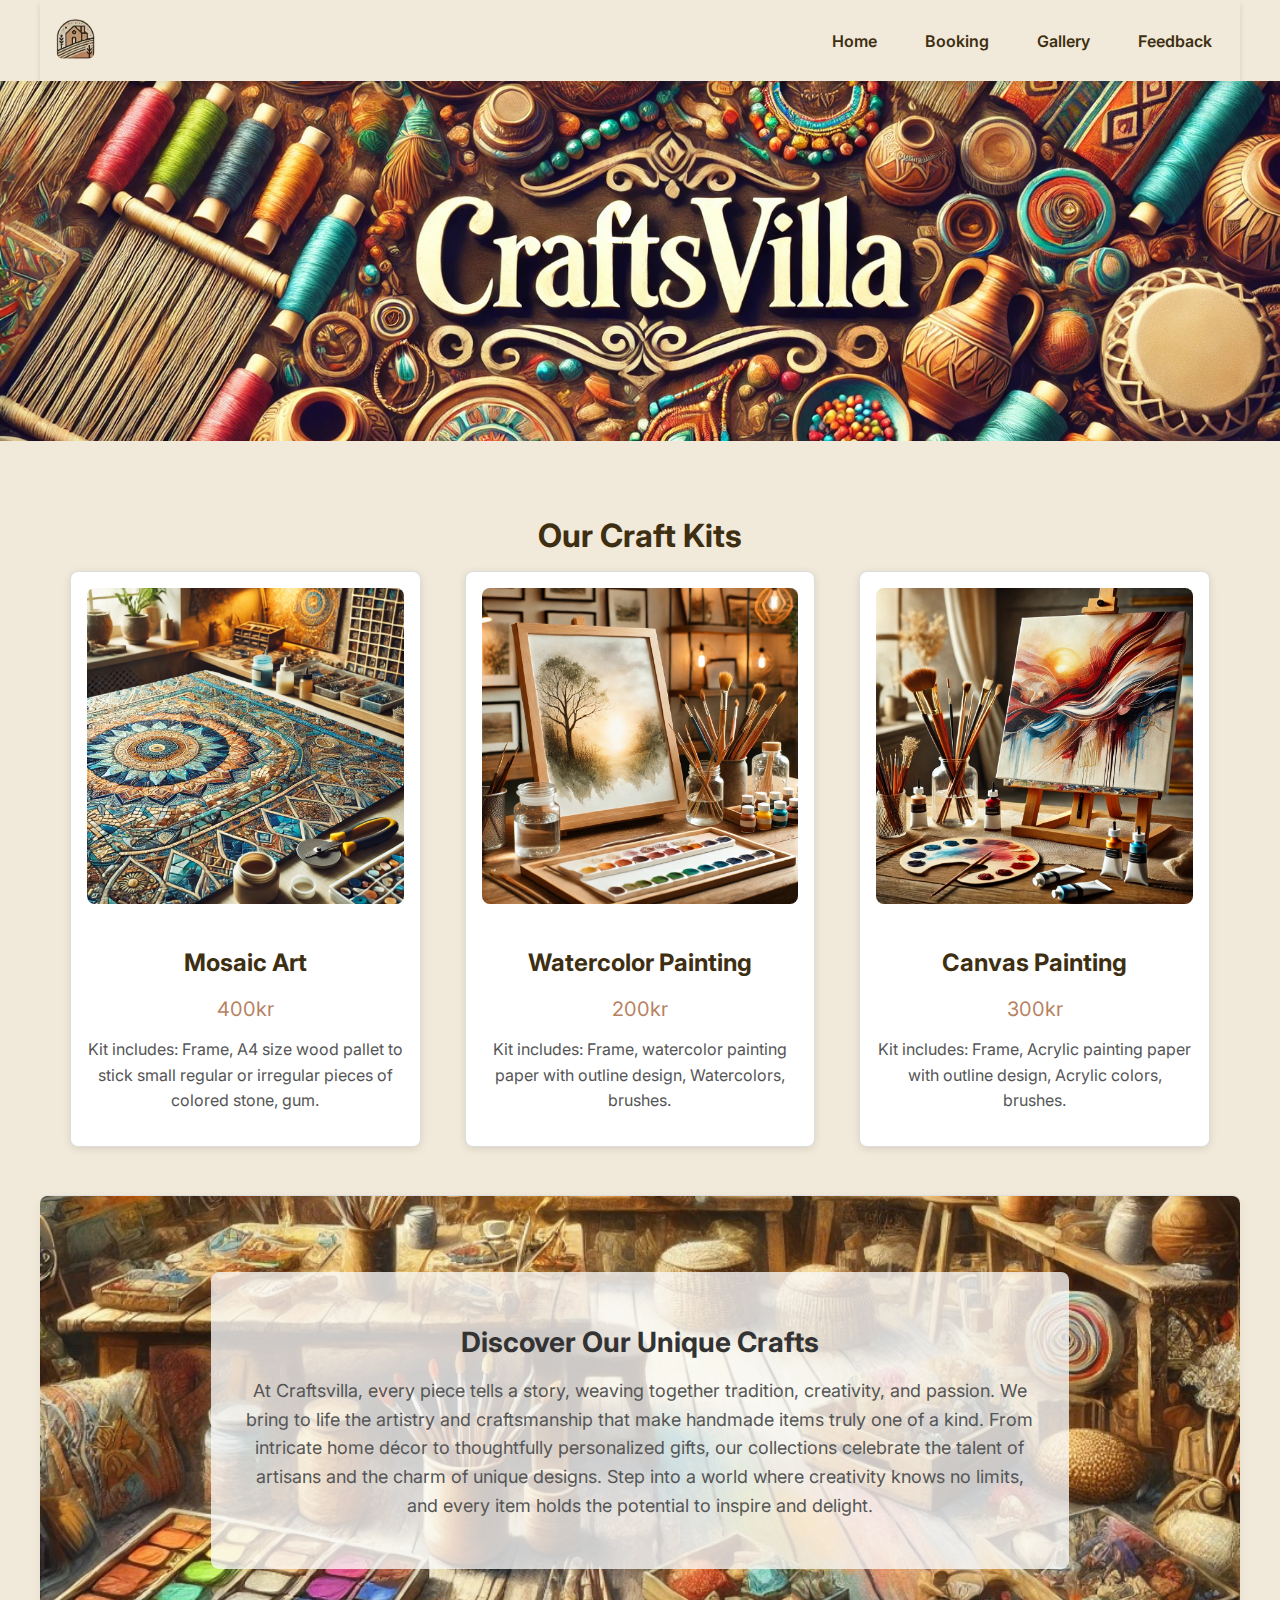
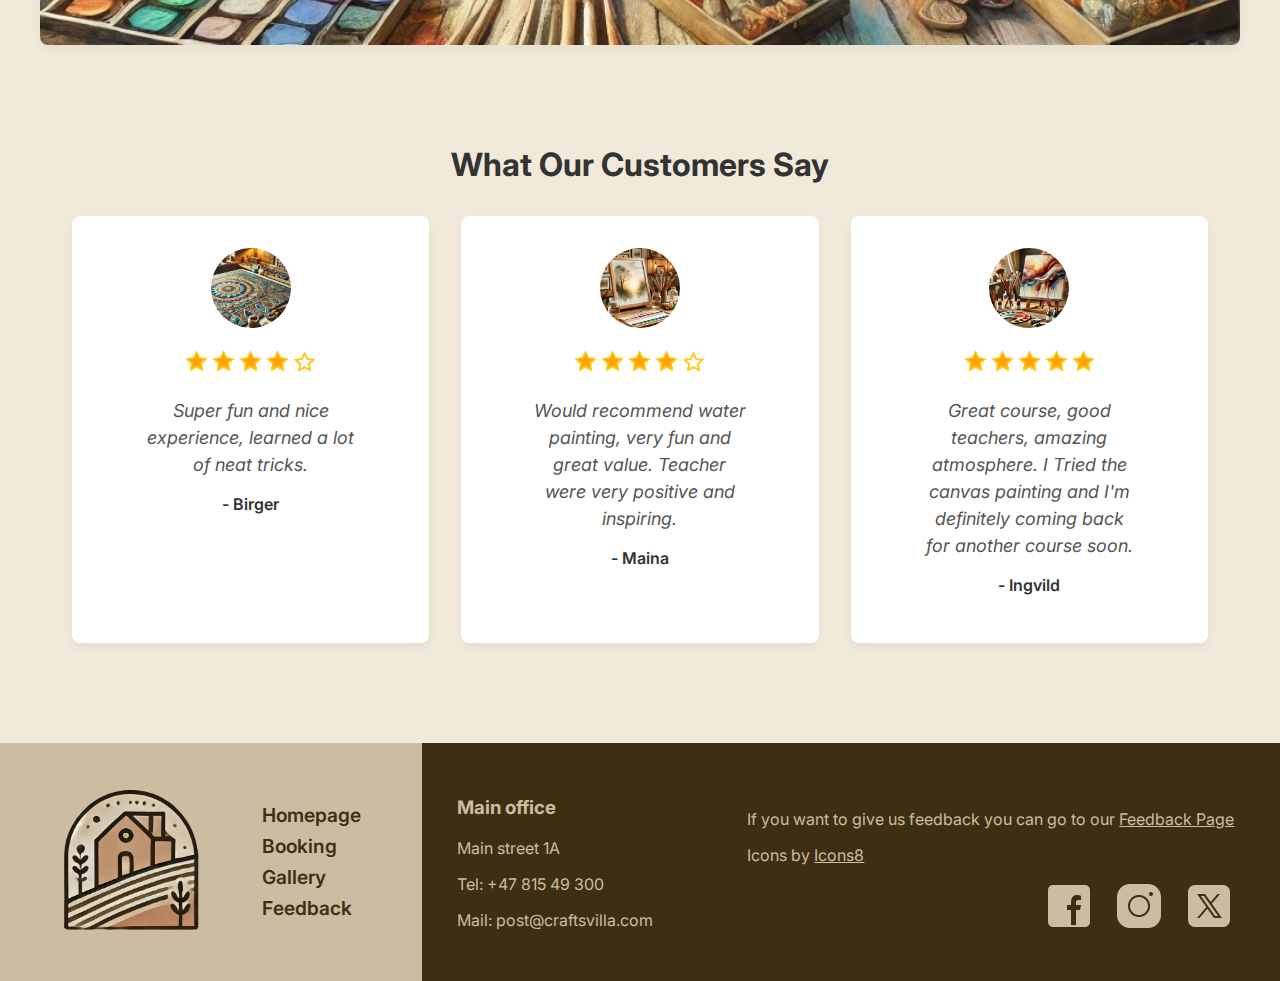
<file: index.html>
<!DOCTYPE html>
<html lang="en">
<head>
    <meta charset="UTF-8">
    <meta name="viewport" content="width=device-width, initial-scale=1.0">
    <title>Craftsvilla</title>
    <link rel="stylesheet" href="./css/style.css">
    <link rel="shortcut icon" href="./images/craftsvilla-icon.png" type="image/x-icon">
    <link rel="stylesheet" href="./css/style.css">
    <script src="./js/script.js" defer></script>
    <link rel="preconnect" href="https://fonts.googleapis.com">
    <link rel="preconnect" href="https://fonts.gstatic.com" crossorigin>
    <link href="https://fonts.googleapis.com/css2?family=Inter:ital,opsz,wght@0,14..32,100..900;1,14..32,100..900&display=swap" rel="stylesheet">
</head>
<body>
    <nav>
        <div class="logo">
            <a href="./">
                <img src="./images/craftsvilla-icon.png" alt="Craftsvilla Logo" />
            </a>
        </div>
        <button class="hamburger" aria-label="Toggle navigation">
            <span></span>
            <span></span>
            <span></span>
        </button>
        <ul class="menu">
            <li><a href="./index.html">Home</a></li>
            <li><a href="./booking.html">Booking</a></li>
            <li><a href="./gallery.html">Gallery</a></li>
            <li><a href="./feedback.html">Feedback</a></li>
        </ul>
    </nav>   
    <header>

    </header>
    <section class="pricing-table">
        <h2 class="pricing-table__title">Our Craft Kits</h2>
        <div class="pricing-table__items">
            <!-- Mosaic Art -->
            <div class="pricing-item">
                <img src="./images/mosaic-art.jpeg" alt="Mosaic Art Kit" style="width: 100%; border-radius: 8px; margin-bottom: 1rem;">
                <h3 class="pricing-item__title">Mosaic Art</h3>
                <p class="pricing-item__price">400kr</p>
                <p class="pricing-item__description">Kit includes: Frame, A4 size wood pallet to stick small regular or irregular pieces of colored stone, gum.</p>
            </div>
            <!-- Watercolor Painting -->
            <div class="pricing-item">
                <img src="./images/water-painting.jpeg" alt="Watercolor Painting Kit" style="width: 100%; border-radius: 8px; margin-bottom: 1rem;">
                <h3 class="pricing-item__title">Watercolor Painting</h3>
                <p class="pricing-item__price">200kr</p>
                <p class="pricing-item__description">Kit includes: Frame, watercolor painting paper with outline design, Watercolors, brushes.</p>
            </div>
            <!-- Canvas Painting -->
            <div class="pricing-item">
                <img src="./images/canvas-painting.jpeg" alt="Canvas Painting Kit" style="width: 100%; border-radius: 8px; margin-bottom: 1rem;">
                <h3 class="pricing-item__title">Canvas Painting</h3>
                <p class="pricing-item__price">300kr</p>
                <p class="pricing-item__description">Kit includes: Frame, Acrylic painting paper with outline design, Acrylic colors, brushes.</p>
            </div>
        </div>
    </section>
    <section class="contentSection">
        <div class="sectionContent">
            <h2>Discover Our Unique Crafts</h2>
            <p>At Craftsvilla, every piece tells a story, weaving together tradition, creativity, and passion. We bring to life the artistry and craftsmanship that make handmade items truly one of a kind. From intricate home décor to thoughtfully personalized gifts, our collections celebrate the talent of artisans and the charm of unique designs. Step into a world where creativity knows no limits, and every item holds the potential to inspire and delight.</p>
        </div>
    </section>
    <section class="testimonials" id="testimonial">
        <h2 class="testimonials__title">What Our Customers Say</h2>
        <div class="testimonials__wrapper">
        </div>
      </section>

<!--     <section class="testimonials">
        <h2 class="testimonials__title">What Our Customers Say</h2>
        <div class="testimonials__wrapper">
          <article class="testimonial">
            <img class="testimonial__avatar" src="./images/avatar1.jpeg" alt="Person 1">
            <blockquote class="testimonial__text">"Craftsvilla products are top-notch. I was amazed by the quality and the personalized support I received. Truly a wonderful experience!"</blockquote>
            <p class="testimonial__author">— John Doe</p>
          </article>
          <article class="testimonial">
            <img class="testimonial__avatar" src="./images/avatar2.jpeg" alt="Person 2">
            <blockquote class="testimonial__text">"Their custom crafts made the perfect gift for my friend’s birthday. Fast shipping, great communication, and a beautiful result!"</blockquote>
            <p class="testimonial__author">— Jane Smith</p>
          </article>
          <article class="testimonial">
            <img class="testimonial__avatar" src="./images/avatar3.jpeg" alt="Person 3">
            <blockquote class="testimonial__text">"I keep coming back for more. The unique designs and attention to detail are unmatched. Highly recommended!"</blockquote>
            <p class="testimonial__author">— Sarah Lee</p>
          </article>
        </div>
      </section>
 -->      
    <footer class="mainasAwesomeFooter">
        <div class="footerShortcuts">
            <div class="footerShortcutsLogo">
                <img src="./images/craftsvilla-icon.png" alt="Craftsvilla Logo">
            </div>
            <div class="footerShortcutList">
                <ul>
                    <li><a href="./index.html">Homepage</a></li>
                    <li><a href="./booking.html">Booking</a></li>
                    <li><a href="./gallery.html">Gallery</a></li>
                    <li><a href="./feedback.html">Feedback</a></li>
                </ul>
            </div>
        </div>

        <div class="footerContact">
            <div class="footerContactOffice">
                <h3>Main office</h3>
                <p>Main street 1A</p>
                <p>Tel: +47 815 49 300</p>
                <p>Mail: post@craftsvilla.com</p>
            </div>
            <div class="footerNote">
                <p>If you want to give us feedback you can go to our <a href="./feedback.html">Feedback Page</a></p>
                <p>Icons by <a href="https://icons8.com/">Icons8</a></p>
                <div class="socialMediaIcons">
                    <img src="./images/icons8-facebook-100.png" alt="Facebook">
                    <img src="./images/icons8-instagram-100.png" alt="Instagram">
                    <img src="./images/icons8-twitterx-100.png" alt="X">
                </div>
            </div>
        </div>

        
    
    </footer>
    
    <script src="./js/hamburglar.js"></script>
</body>
</html>
</file>
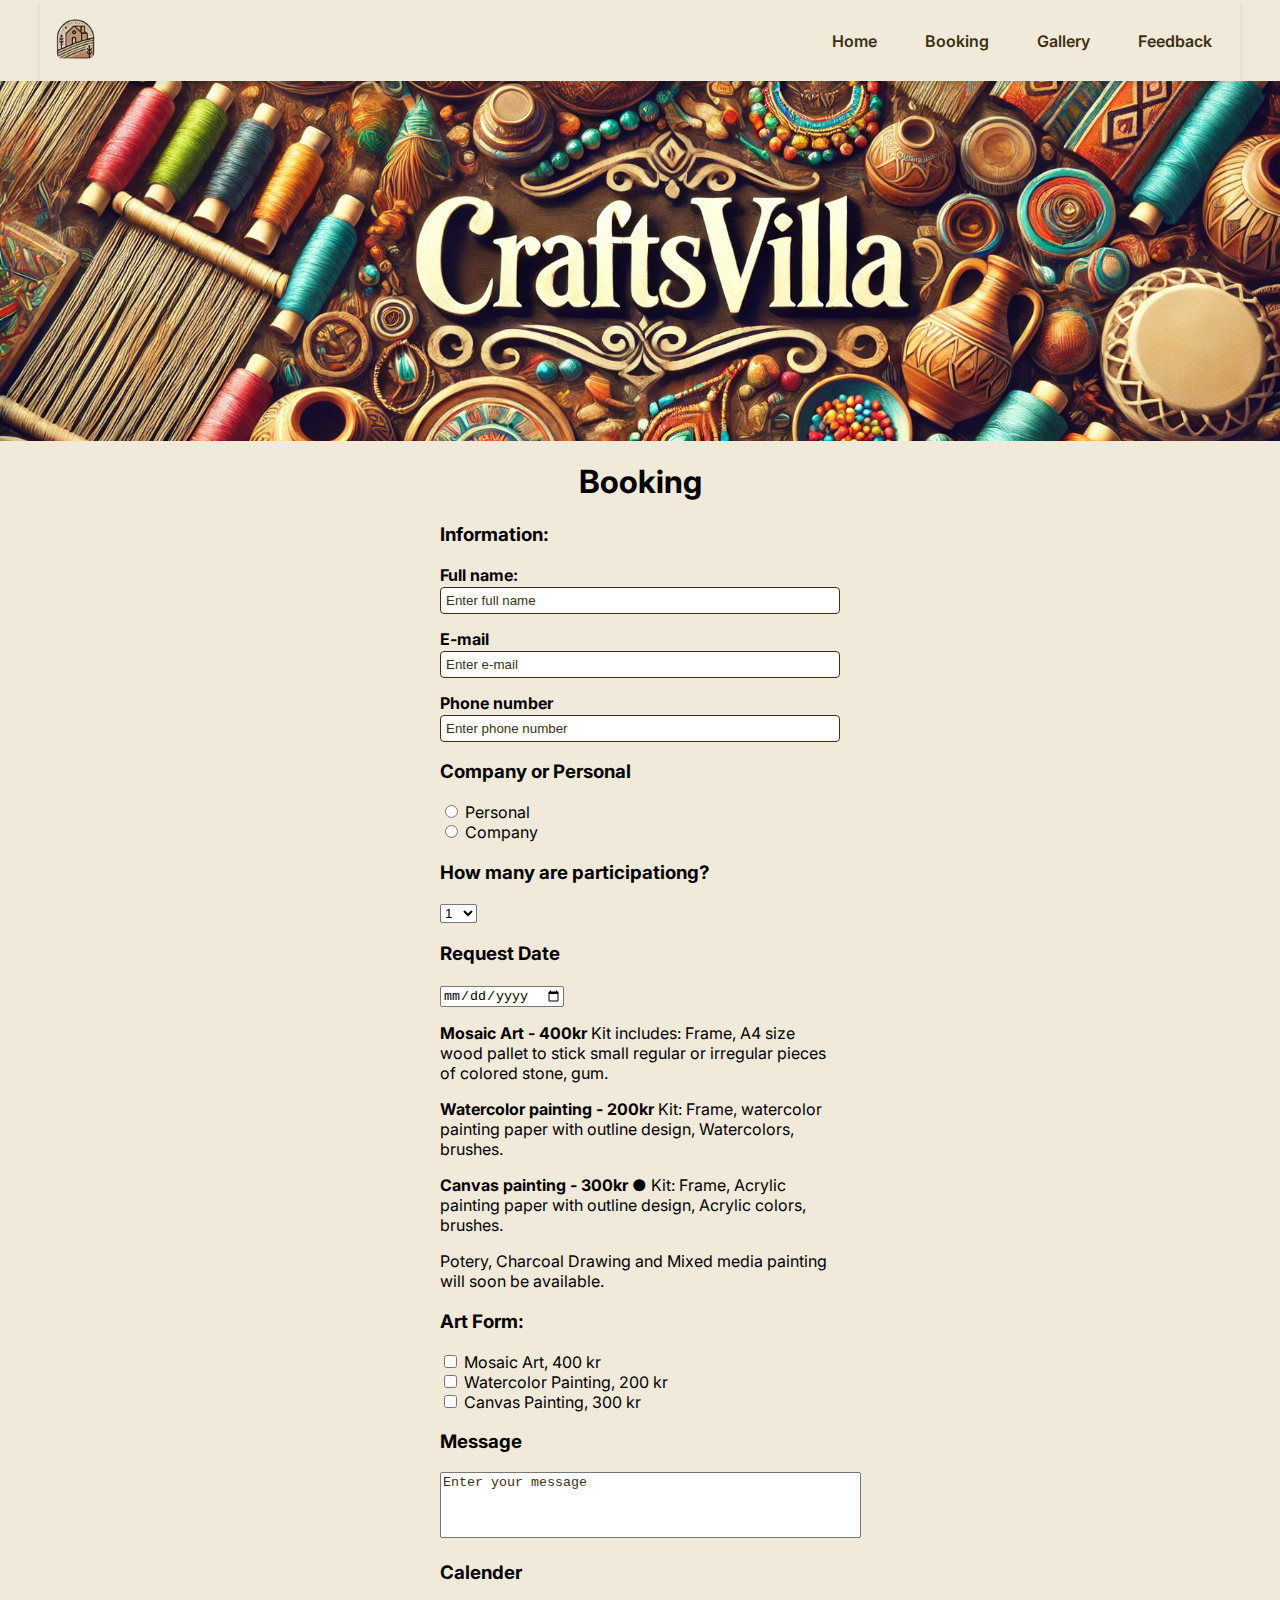
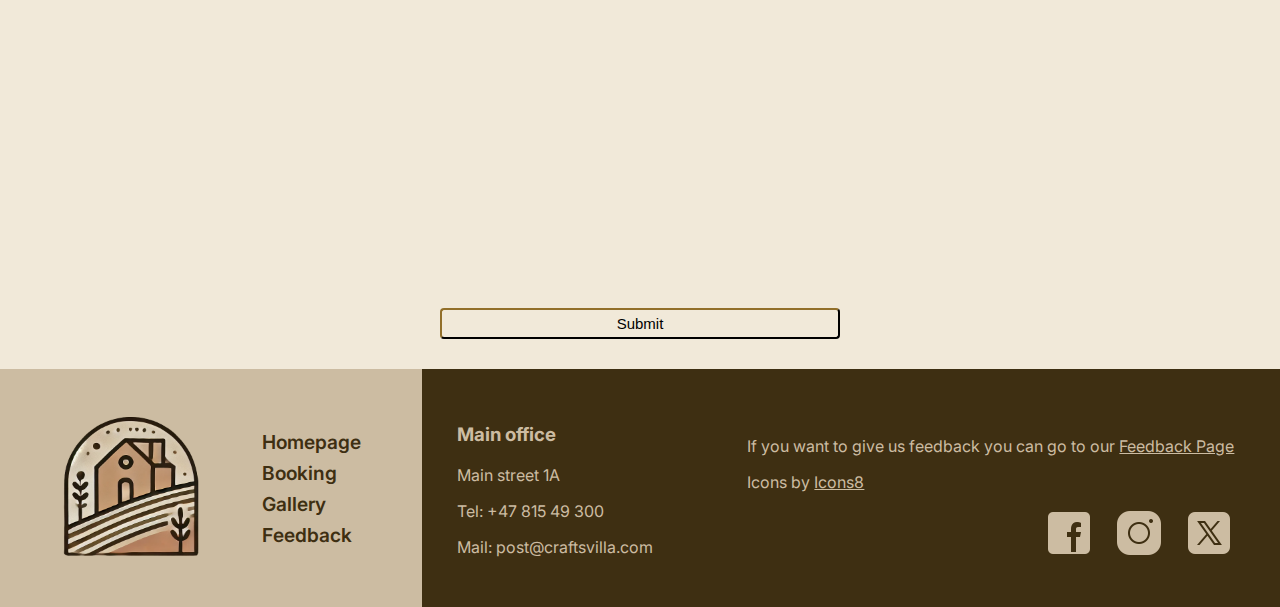
<file: booking.html>
<!DOCTYPE html>
<html lang="en">
<head>
    <meta charset="UTF-8">
    <meta name="viewport" content="width=device-width, initial-scale=1.0">
    <title>Craftsvilla | Booking</title>
    <link rel="shortcut icon" href="./images/craftsvilla-icon.png" type="image/x-icon">
    <link rel="stylesheet" href="./css/style.css">
    <link rel="preconnect" href="https://fonts.googleapis.com">
    <link rel="preconnect" href="https://fonts.gstatic.com" crossorigin>
    <link href="https://fonts.googleapis.com/css2?family=Inter:ital,opsz,wght@0,14..32,100..900;1,14..32,100..900&display=swap" rel="stylesheet">
</head>
<body>
    <nav>
        <div class="logo">
            <a href="./">
                <img src="./images/craftsvilla-icon.png" alt="Craftsvilla Logo" />
            </a>
        </div>
        <button class="hamburger" aria-label="Toggle navigation">
            <span></span>
            <span></span>
            <span></span>
        </button>
        <ul class="menu">
            <li><a href="./index.html">Home</a></li>
            <li><a href="./booking.html">Booking</a></li>
            <li><a href="./gallery.html">Gallery</a></li>
            <li><a href="./feedback.html">Feedback</a></li>
        </ul>
    </nav>  
    <header>
    </header>
    <main>
        <form action="#bookingForm" class="bookingForm">
            <h1>Booking</h1>

            <h3>Information:</h3>
            <label for="fname"><b>Full name:</b></label>
            <Input class="bookingFullName booking" type="text" id="fname" name="fname" placeholder="Enter full name">
            <label for="email"><b>E-mail</b></label>  
            <input class="bookingEmail booking" type="email" id="email" name="email" placeholder="Enter e-mail">
            <label for="phone"><b>Phone number</b></label>
            <input class="bookingPhone booking" type="tel" id="phone" name="phone" placeholder="Enter phone number">

            <h3>Company or Personal</h3>
            <input class="company" type="radio" id="personal" name="personal" value="personal">
            <label for="personal">Personal</label><br>
            <input class="personal" type="radio" id="company" name="company" value="company">
            <label for="company">Company</label><br>

            <h3>How many are participationg?</h3>
            <select id="howMany" class="howMany">
                <option value="1">1 </option>
                <option value="2">2 </option>
                <option value="3">3</option>
                <option value="4">4</option>
                <option value="4">5</option>
                <option value="4">6</option>
                <option value="4">7</option>
                <option value="4">8</option>
                <option value="4">9</option>
                <option value="4">10</option>
            </select>

            <h3>Request Date</h3>
            <label for="date"></label>
            <input type="date" id="date" name="date">

            <p><b>Mosaic Art - 400kr</b>
                Kit includes: Frame, A4 size wood pallet to stick small regular or
                irregular pieces of colored stone, gum.</p>
            <p><b>Watercolor painting - 200kr</b>
                Kit: Frame, watercolor painting paper with outline design,
                Watercolors, brushes.</p> 
            <p><b>Canvas painting - 300kr</b>
                ● Kit: Frame, Acrylic painting paper with outline design, Acrylic
                colors, brushes.</p>
            <p> Potery, Charcoal Drawing and Mixed media painting will soon be available.
            </p>

            <h3>Art Form:</h3>
            <div class="checkboxGroup">
                <input class="bookingMosaic" type="checkbox" id="mosaic" name="mosaic" value="mosaic">
                <label for="mosaic"> Mosaic Art, 400 kr</label>
            </div>
            <div class="checkboxGroup">
                <input class="bookingWaterColor" type="checkbox" id="waterColor" name="waterColor" value="waterColor">
                <label for="waterColor"> Watercolor Painting, 200 kr </label>
            </div>
            <div class="checkboxGroup">
                <input class="bookingCanvas" type="checkbox" id="canvas" name="canvas" value="canvas">
                <label for="canvas"> Canvas Painting, 300 kr </label>
            </div>

            <h3>Message</h3>
            <label for="message" class="bookingMessage booking"></label>
            <textarea id="message" name="message" placeholder="Enter your message" rows="4" cols="50"></textarea>


            <h3>Calender</h3>
            <iframe src="https://calendar.google.com/calendar/embed?src=6eea785187501c484f4617006f42c25ede90e00ac0360adc5162a4adc4f6948f%40group.calendar.google.com&ctz=Europe%2FOslo" style="border: 0" width="400" height="300" frameborder="0" scrolling="no" class="bookingCalendar"></iframe>

            <br>
            
            <button class="feedback feedbackSubmit" type="submit">Submit</button>
            
        </form>

    </main>
    <footer class="mainasAwesomeFooter">
        <div class="footerShortcuts">
            <div class="footerShortcutsLogo">
                <img src="./images/craftsvilla-icon.png" alt="Craftsvilla Logo">
            </div>
            <div class="footerShortcutList">
                <ul>
                    <li><a href="./index.html">Homepage</a></li>
                    <li><a href="./booking.html">Booking</a></li>
                    <li><a href="./gallery.html">Gallery</a></li>
                    <li><a href="./feedback.html">Feedback</a></li>
                </ul>
            </div>
        </div>

        <div class="footerContact">
            <div class="footerContactOffice">
                <h3>Main office</h3>
                <p>Main street 1A</p>
                <p>Tel: +47 815 49 300</p>
                <p>Mail: post@craftsvilla.com</p>
            </div>
            <div class="footerNote">
                <p>If you want to give us feedback you can go to our <a href="./feedback.html">Feedback Page</a></p>
                <p>Icons by <a href="https://icons8.com/">Icons8</a></p>
                <div class="socialMediaIcons">
                    <img src="./images/icons8-facebook-100.png" alt="Facebook">
                    <img src="./images/icons8-instagram-100.png" alt="Instagram">
                    <img src="./images/icons8-twitterx-100.png" alt="X">
                </div>
            </div>
        </div>

        
        
    </footer>
    <script src="./js/hamburglar.js"></script>
</body>
</html>
</file>
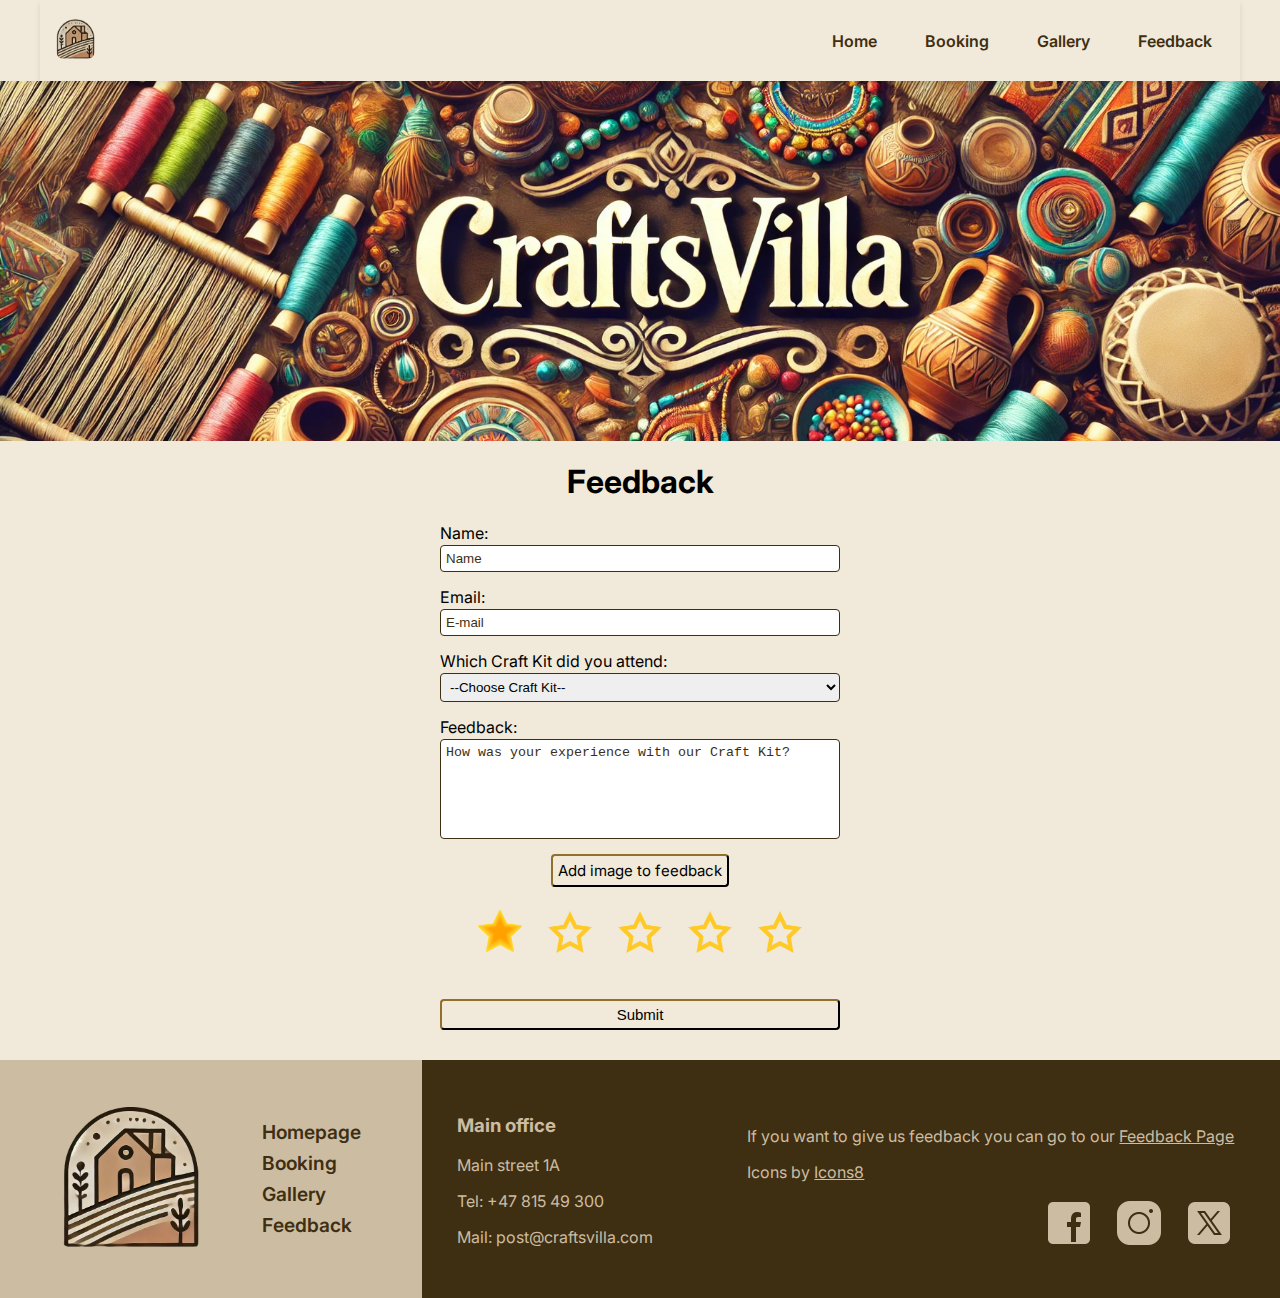
<file: feedback.html>
<!DOCTYPE html>
<html lang="en">
<head>
    <meta charset="UTF-8">
    <meta name="viewport" content="width=device-width, initial-scale=1.0">
    <title>Craftsvilla | Feedback</title>
    <link rel="shortcut icon" href="./images/craftsvilla-icon.png" type="image/x-icon">
    <link rel="stylesheet" href="./css/style.css">
    <link rel="preconnect" href="https://fonts.googleapis.com">
    <link rel="preconnect" href="https://fonts.gstatic.com" crossorigin>
    <link href="https://fonts.googleapis.com/css2?family=Inter:ital,opsz,wght@0,14..32,100..900;1,14..32,100..900&display=swap" rel="stylesheet">
    <script src="./js/script.js" defer></script>
    
</head>
<body>
    <nav>
        <div class="logo">
            <a href="./">
                <img src="./images/craftsvilla-icon.png" alt="Craftsvilla Logo" />
            </a>
        </div>
        <button class="hamburger" aria-label="Toggle navigation">
            <span></span>
            <span></span>
            <span></span>
        </button>
        <ul class="menu">
            <li><a href="./index.html">Home</a></li>
            <li><a href="./booking.html">Booking</a></li>
            <li><a href="./gallery.html">Gallery</a></li>
            <li><a href="./feedback.html">Feedback</a></li>
        </ul>
    </nav>    
    
    <header>
    </header>

    <main>
        
        <form class="feedbackForm" action="#">

            <h1>Feedback</h1>
            <label for="feedbackName">Name: </label>
            <input class="feedback feedbackName" type="text" name="feedbackName" id="feedbackName" placeholder="Name">

            <label for="feedbackEmail">Email: </label>
            <input class="feedback feedbackEmail" type="email" name="email" id="feedbackEmail" placeholder="E-mail">

            <label for="feedbackActivity">Which Craft Kit did you attend: </label>
            <select class="feedback feedbackActivity" name="feedbackActivity" id="feedbackActivity">
                <option value="" disabled selected>--Choose Craft Kit--</option>
                <option value="Mosaic Art">Mosaic Art</option>
                <option value="Watercolor Painting">Watercolor Painting</option>
                <option value="Canvas Painting">Canvas Painting</option>
                <option value="None of the above">None of the above</option>
            </select>

            <label for="feedbackTextarea">Feedback: </label>
            <textarea class="feedback feedbackText" name="feedbackTextarea" id="feedbackTextarea" placeholder="How was your experience with our Craft Kit?"></textarea>

            <label for="feedbackPicture" class="feedbackPicture button">Add image to feedback</label>
            <input class="feedback feedbackPicture" type="file" name="feedbackPicture" id="feedbackPicture">

            <div class="feedbackStars">
                <!-- skriv følgende for å legge til 5 stjerner med løpende ID : img#feedbackStar$*5 -->
                <img src="./images/icons8-star-96-full.png" alt="1 star" id="feedbackStar1" onclick="javascript: setFeedbackRating(1)">
                <img src="./images/icons8-star-96-clear.png" alt="2 star" id="feedbackStar2" onclick="javascript: setFeedbackRating(2)">
                <img src="./images/icons8-star-96-clear.png" alt="3 star" id="feedbackStar3" onclick="javascript: setFeedbackRating(3)">
                <img src="./images/icons8-star-96-clear.png" alt="4 star" id="feedbackStar4" onclick="javascript: setFeedbackRating(4)">
                <img src="./images/icons8-star-96-clear.png" alt="5 star" id="feedbackStar5" onclick="javascript: setFeedbackRating(5)">
                <input type="hidden" name="rating" id="feedbackStarRating" value="1">
            </div>
            <br>
            <button class="feedback" type="submit">Submit</button>

        </form>

    </main>

    <footer class="mainasAwesomeFooter">
        <div class="footerShortcuts">
            <div class="footerShortcutsLogo">
                <img src="./images/craftsvilla-icon.png" alt="Craftsvilla Logo">
            </div>
            <div class="footerShortcutList">
                <ul>
                    <li><a href="./index.html">Homepage</a></li>
                    <li><a href="./booking.html">Booking</a></li>
                    <li><a href="./gallery.html">Gallery</a></li>
                    <li><a href="./feedback.html">Feedback</a></li>
                </ul>
            </div>
        </div>

        <div class="footerContact">
            <div class="footerContactOffice">
                <h3>Main office</h3>
                <p>Main street 1A</p>
                <p>Tel: +47 815 49 300</p>
                <p>Mail: post@craftsvilla.com</p>
            </div>
            <div class="footerNote">
                <p>If you want to give us feedback you can go to our <a href="./feedback.html">Feedback Page</a></p>
                <p>Icons by <a href="https://icons8.com/">Icons8</a></p>
                <div class="socialMediaIcons">
                    <img src="./images/icons8-facebook-100.png" alt="Facebook">
                    <img src="./images/icons8-instagram-100.png" alt="Instagram">
                    <img src="./images/icons8-twitterx-100.png" alt="X">
                </div>
            </div>
        </div>

        
        
    </footer>

    <script src="./js/hamburglar.js"></script>
</body>
</html>
</file>
<file: css/style.css>
html, body {
    margin: 0;
    padding: 0;
    width: 100%;
    max-width: 100%;
    overflow-x: hidden;
    box-sizing: border-box;
}

*, *::before, *::after {
    box-sizing: inherit;
}

body {
    font-family: "Inter", sans-serif;
    font-optical-sizing: auto;
    font-style: normal;
    background-color: #f1e9d9;
}

nav .logo img {
    height: 40px;
    width: auto;
}

nav {
    max-width: 1200px;
    margin: 0 auto;
    min-height: 9vh;
    display: flex;
    justify-content: space-between;
    align-items: center;
    padding: 0 1rem;
    background-color: #f1e9d9;
    box-shadow: 0 4px 6px rgba(0, 0, 0, 0.1);
    position: sticky;
    top: 0;
    z-index: 1000;
    position: relative; /* For absolute positioning of .hamburger */
}

.menu {
    display: flex;
    list-style: none;
    margin: 0;
    padding: 0;
    gap: 1.5rem;
    transition: max-height 0.3s ease;
}

.menu li {
    font-size: 1rem;
    font-weight: 600;
    white-space: nowrap;
}

.menu li a {
    text-decoration: none;
    color: #3E2F12;
    padding: 0.5rem 0.75rem;
    transition: color 0.3s ease, background-color 0.3s ease;
    border-radius: 4px;
}

.menu li a:hover {
    color: #B78262;
    background-color: rgba(183, 130, 98, 0.15);
}

/* Hamburger Button Styles */
.hamburger {
    display: none; /* Hidden on desktop by default */
    flex-direction: column;
    justify-content: space-between;
    width: 1.5rem;
    height: 1.2rem;
    background: none;
    border: none;
    cursor: pointer;
    padding: 0;
}

.hamburger span {
    display: block;
    width: 100%;
    height: 2px;
    background: #3E2F12;
    border-radius: 2px;
}

/* Responsive NAV Styles */
@media (max-width: 768px) {
    .hamburger {
        display: flex;
        position: absolute;
        right: 1rem;
        bottom: 1rem;
    }

    .menu {
        position: absolute;
        top: 9vh;
        right: 0;
        background-color: #f1e9d9;
        flex-direction: column;
        gap: 0;
        width: 100%;
        max-height: 0;
        overflow: hidden;
        box-shadow: 0 4px 6px rgba(0, 0, 0, 0.1);
    }

    .menu li {
        padding: 1rem;
        text-align: center;
        font-size:1.2rem;
    }

    .menu.menu-open {
        max-height: 300px; /* enough space to show all menu items */
    }
}

header {
    width:100%;
    height:40vh;
    background-image: url(../images/header-hero.jpg);
    background-position:center;
    background-size: cover;
    display:flex;
    justify-content: center;
    align-items:end;
}

.rating {
    display: inline;
}

.comment {
    display:inline;
}

.pageGallery {
    border:1px solid black;
    background-color:azure;
    min-height:30vh;
    width:100%;
    display:flex;
    flex-direction: row;
    justify-content: center;
    gap:2rem;
    align-items: center;
    box-sizing:border-box;
}

.galleryThumb {
    width:80%;
    max-width:300px;
    height:auto;
    border:1px solid black;
}

button, .button {
    border: 2px outset #3E2F12;
    border-radius: 4px;
    font-size: 15px;
    padding: 5px;
    background-color: #f1e9d9;
}
button:hover, .button:hover {
    opacity: 0.7;
}
button:active, .button:active {
    border: 2px inset #3E2F12;
}

/* Feedback & Booking Forms */
.feedbackForm, .bookingForm {
    display:block;
    align-self: center;
    max-width:400px;
    width:100%;
    margin: auto;
}

@media only screen and (max-width: 400px) {
    .feedbackForm, .bookingForm {
        width: 90%;
    }
}

.feedback, .booking {
    display: block;
    width: 100%;
    margin: 2px 0px 15px;
}

::placeholder {
    color: #3E2F12;
}

.feedbackText {
    height: 100px;
    border: 1px solid #3E2F12;
    border-radius: 4px;
    padding: 5px;
}
textarea {
    resize: none;
}

.feedbackName, .feedbackEmail, .feedbackActivity, .bookingName, .bookingEmail, .bookingFullName, .bookingPhone {
    border: 1px solid #3E2F12;
    border-radius: 4px;
    padding: 5px;
}

input.feedbackPicture {
    display: none;
}

label.feedbackPicture {
    display: block;
    margin: auto;
    width: fit-content;
}

.feedbackStars {
    display: flex;
    justify-content: center;
}
.feedbackStars img {
    width: 50px;
    margin: 20px 10px;
}

.customerFeedbacks {
    display: block;
    width: 100%;
    margin-bottom: -0px;
    background-color: #B78262;
}

.customerFeedbackRating img {
    width: 25px;
    margin: 1px;
}

.customerFeedback {
    display: flex;
    align-items: center;
    justify-content: center;
    font-size: 20px;
    height: 80px;
}

/* FOOTER */
.mainasAwesomeFooter {
    display: flex;
    flex-wrap: nowrap;
    margin-top: 30px;
}

.footerShortcuts {
    display: flex;
    flex-wrap: nowrap;
    align-items: center;
    width: 33%;
    background-color: #CCBCA2;
    padding: 35px 0 35px 0;
    justify-content: space-evenly;
}

.footerShortcutsLogo img {
    width: 140px;
}

.footerShortcutList {
    border: 0;
}

.footerShortcutList ul {
    list-style-type: none;
    padding: 0;
}

.footerShortcutList ul li {
    line-height: 30px;
}

.footerShortcutList ul li a {
    text-decoration: none;
    color: #3E2F12;
    font-weight: 600;
    font-size: 1.2rem;
}

.mainasAwesomeFooter a:hover {
    color: #B78262;
}

.footerContact {
    display: flex;
    flex-wrap: nowrap;
    align-items: center;
    width: 67%;
    background-color: #3E2F12;
    color: #CCBCA2;
    padding: 35px;
}

.footerContact a {
    color: #CCBCA2;
}

.footerContactOffice {
    min-width: 220px;
    margin-right: 70px;
}

.socialMediaIcons {
    display: flex;
    justify-content: flex-end;
}

.socialMediaIcons img {
    width: 50px;
    margin-left: 20px;
}

.div.checkboxGroup {
    display: inline-flex;
}

/* TESTIMONIALS */
.testimonials {
    padding: 0rem 2rem;
    max-width: 1200px;
    margin: 100px auto;
    text-align: center;
}

.testimonials__title {
    font-size: 2rem;
    font-weight: 700;
    margin-bottom: 2rem;
    color: #333;
}

.testimonials__wrapper {
    display: grid;
    grid-template-columns: 1fr;
    gap: 2rem;
}

.testimonial {
    background: #fff;
    border-radius: 0.5rem;
    padding: 2rem;
    box-shadow: 0 4px 12px rgba(0,0,0,0.05);
}

.testimonial__avatar {
    width: 80px;
    height: 80px;
    border-radius: 50%;
    object-fit: cover;
    margin-bottom: 1rem;
}

.testimonial__text {
    font-style: italic;
    font-size: 1.125rem;
    line-height: 1.5;
    color: #555;
    margin-bottom: 1rem;
}

.testimonial__author {
    font-weight: 600;
    color: #333;
}

@media (min-width: 768px) {
    .testimonials__wrapper {
        grid-template-columns: repeat(3, 1fr);
        gap: 2rem;
    }
}

/* CONTENT SECTION */
.contentSection {
    max-width: 1200px;
    margin: 2rem auto; 
    padding: 0;
    display: flex;
    flex-direction: row;
    align-items: center;
    justify-content: center;
    gap: 2rem;
    background-color: #f9f9f9;
    border-top: 1px solid #ddd;
    border-radius: 8px;
    box-shadow: 0 4px 12px rgba(0, 0, 0, 0.05);
    background-image: url(../images/content1.jpeg);
    min-height:50vh;
    background-size: cover;
    background-position: bottom;
}

.sectionContent {
    flex: 0.7;
    text-align: center;
    background-color: #f9f9f9c9;
    padding:30px;
    border-radius: 8px;
}

.sectionContent h2 {
    font-size: 1.75rem;
    color: #333;
    margin-bottom: 1rem;
}

.sectionContent p {
    font-size: 1.125rem;
    line-height: 1.6;
    color: #555;
}

/* PRICING TABLE */
.pricing-table {
    max-width: 1200px;
    margin: 2rem auto;
    padding: 1rem;
    border-radius: 8px;
    text-align: center;
}

.pricing-table__title {
    font-size: 2rem;
    color: #3E2F12;
    margin-bottom: 1rem;
}

.pricing-table__items {
    display: flex;
    justify-content: space-around;
    gap: 1rem;
}

.pricing-item {
    background: #ffffff;
    border: 1px solid #ddd;
    border-radius: 8px;
    padding: 1rem;
    width: 30%;
    box-shadow: 0 2px 8px rgba(0, 0, 0, 0.1);
    transition: transform 0.3s ease, box-shadow 0.3s ease;
}

.pricing-item:hover {
    transform: scale(1.05);
    box-shadow: 0 4px 12px rgba(0, 0, 0, 0.15);
}

.pricing-item__title {
    font-size: 1.5rem;
    color: #3E2F12;
    margin-bottom: 0.5rem;
}

.pricing-item__price {
    font-size: 1.25rem;
    color: #B78262;
    margin-bottom: 0.75rem;
}

.pricing-item__description {
    font-size: 1rem;
    color: #555;
    line-height: 1.6;
}

img {
    border-radius: 8px;
    max-width: 100%;
    height: auto;
}

/* Additional Responsive Adjustments */
@media screen and (max-width: 768px) {
    .pricing-table__items {
        flex-direction: column;
    }

    .pricing-item {
        width: 100%;
    }

    .contentSection {
        flex-direction: column;
        padding: 1rem;
        gap: 1rem;
        min-height: auto;
        background-position: center;
    }

    .pageGallery {
        flex-direction: column;
        min-height:auto;
    }

    .galleryThumb {
        width:80%;
        max-width:300px;
    }

    .mainasAwesomeFooter {
        flex-direction: column;
        align-items: center;
    }

    .footerShortcuts,
    .footerContact {
        width: 100%;
        margin: 1rem 0;
        flex-wrap: wrap;
        justify-content: center;
        text-align: center;
        font-size:1rem;
    }

    .footerContactOffice {
        margin-right: 0;
        margin-bottom: 1rem;
    }

    .socialMediaIcons {
        justify-content: center;
        margin-top: 1rem;
    }

    .sectionContent h2 {
        font-size: 1.5rem;
    }

    .sectionContent p {
        font-size: 1rem;
    }
}
/* GALLERY PAGE CSS */
h1{
    text-align: center;
}
.row{
    display: flex;
    flex-wrap: wrap;
    gap: 5px;
    justify-content: center;
    margin-bottom: 20px;
}
.column{
    flex: 1 1 calc(33.333% - 16px);
    max-width: calc(33.333% - 16px);
    text-align: center;
    padding: 60px;
    margin: -50px;
    box-sizing: border-box;
}
.column img{
    width: 250px;
    height: 300px;
    border-radius: 10px;
    object-fit: cover;
    margin-top: 20px;
    background-size: cover;
    background-position: center;
}
.content{
    background-color: white;
    padding: 10px;
    border: 2px solid #000000;
    border-radius: 20px; 
}
.slideshow-container{
    display: flex;
    justify-content: center;
    align-items: center;
    position: relative;
    width: 100%;
    max-width: 700px;
    height: 500px;
    margin: 50px auto;
    overflow: hidden;
    border-radius: 50px;
    border: 2px solid black
}
.slideshow{
    display: flex;
    transition: transform 0.5s ease;
    background-size: cover; /*to center img */
    background-position: center;
}
.slideshow img{
    width: 100%;
    object-fit: cover;
}
.slideshow-container .prev,
.slideshow-container .next{
    position: absolute;
    top: 50%;
    transform: translateY(-50%);
    background: rgba(0, 0, 0, 0.5);
    color: white;
    padding: 10px;
    cursor: pointer;
}
.slideshow-container .prev{
    left: 10px;
    border-radius: 50px;
}
.slideshow-container .next{
    right: 10px;
    border-radius: 50px;
}
/* Responsive Adjustments */
@media only screen and (max-width: 700px){
    .column{
        flex: 1 1 calc(50% - 16px);
        max-width: calc(50% - 16px);
        height: auto;
    }
    img{
        max-width: 100%;
        height: auto;
    }
}
@media only screen and (max-width: 480px){
    .column{
        width: 100%;/*test*/
        flex: 1 1 100%;
        max-width: 100%;
        height: auto;
    }
    img{
        max-width: 100%;
        height: auto;
    }
}
</file>
